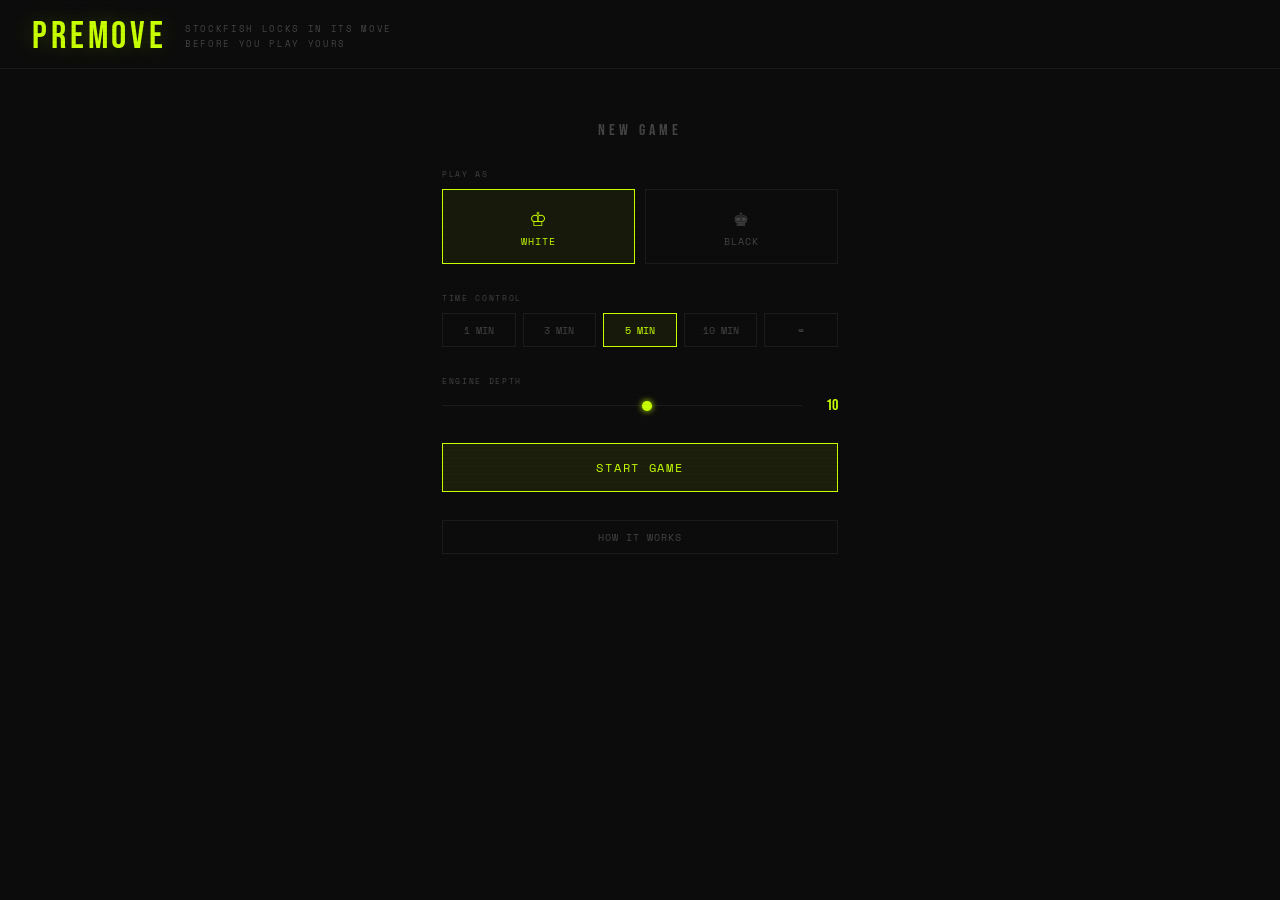
<file: index.html>
<!DOCTYPE html>
<html lang="en">
<head>
  <meta charset="UTF-8">
  <meta name="viewport" content="width=device-width, initial-scale=1.0">
  <title>PREMOVE</title>
  <script src="coi-serviceworker.js"></script>
  <link rel="stylesheet" href="css/style.css">
</head>
<body>

<header>
  <div class="logo">PREMOVE</div>
  <div class="tagline">Stockfish locks in its move<br>before you play yours</div>
</header>

<div class="setup-wrap">
  <div class="setup-title">New Game</div>

  <div class="setup-group">
    <div class="setup-label">Play as</div>
    <div class="color-picker">
      <button class="color-opt sel" data-color="white">
        <span class="glyph">♔</span>White
      </button>
      <button class="color-opt" data-color="black">
        <span class="glyph">♚</span>Black
      </button>
    </div>
  </div>

  <div class="setup-group">
    <div class="setup-label">Time control</div>
    <div class="time-picker">
      <button class="time-opt"     data-time="60">1 min</button>
      <button class="time-opt"     data-time="180">3 min</button>
      <button class="time-opt sel" data-time="300">5 min</button>
      <button class="time-opt"     data-time="600">10 min</button>
      <button class="time-opt"     data-time="0">∞</button>
    </div>
  </div>

  <div class="setup-group">
    <div class="setup-label">Engine depth</div>
    <div style="display:flex; align-items:center; gap:12px;">
      <input type="range" id="depth-slider" min="2" max="16" value="10"
        style="flex:1; -webkit-appearance:none; height:1px; background:var(--border); outline:none; cursor:pointer;">
      <span id="depth-val"
        style="font-family:'Bebas Neue',sans-serif; font-size:1rem; color:var(--accent); min-width:24px; text-align:right;">
        10
      </span>
    </div>
  </div>

  <button class="start-btn" id="start-btn">Start Game</button>
  <a class="btn" href="rules.html" style="text-align:center;">How It Works</a>
</div>

<style>
  /* Thumb styling for the depth slider */
  input[type=range]::-webkit-slider-thumb {
    -webkit-appearance: none; width:10px; height:10px;
    background: var(--accent); border-radius:50%; box-shadow:0 0 6px var(--accent);
  }
  input[type=range]::-moz-range-thumb {
    width:10px; height:10px; background:var(--accent); border-radius:50%; border:none;
  }
</style>

<script>
  // Color selector
  document.querySelectorAll('.color-opt').forEach(btn =>
    btn.addEventListener('click', () => {
      document.querySelectorAll('.color-opt').forEach(b => b.classList.remove('sel'));
      btn.classList.add('sel');
    })
  );

  // Time selector
  document.querySelectorAll('.time-opt').forEach(btn =>
    btn.addEventListener('click', () => {
      document.querySelectorAll('.time-opt').forEach(b => b.classList.remove('sel'));
      btn.classList.add('sel');
    })
  );

  // Depth slider label
  const slider = document.getElementById('depth-slider');
  const depthVal = document.getElementById('depth-val');
  slider.addEventListener('input', () => { depthVal.textContent = slider.value; });

  // Navigate to game page with query string
  document.getElementById('start-btn').addEventListener('click', () => {
    const color = document.querySelector('.color-opt.sel')?.dataset.color || 'white';
    const time  = document.querySelector('.time-opt.sel')?.dataset.time  || '300';
    const depth = slider.value;
    location.href = `game.html?color=${color}&time=${time}&depth=${depth}`;
  });
</script>

</body>
</html>
</file>
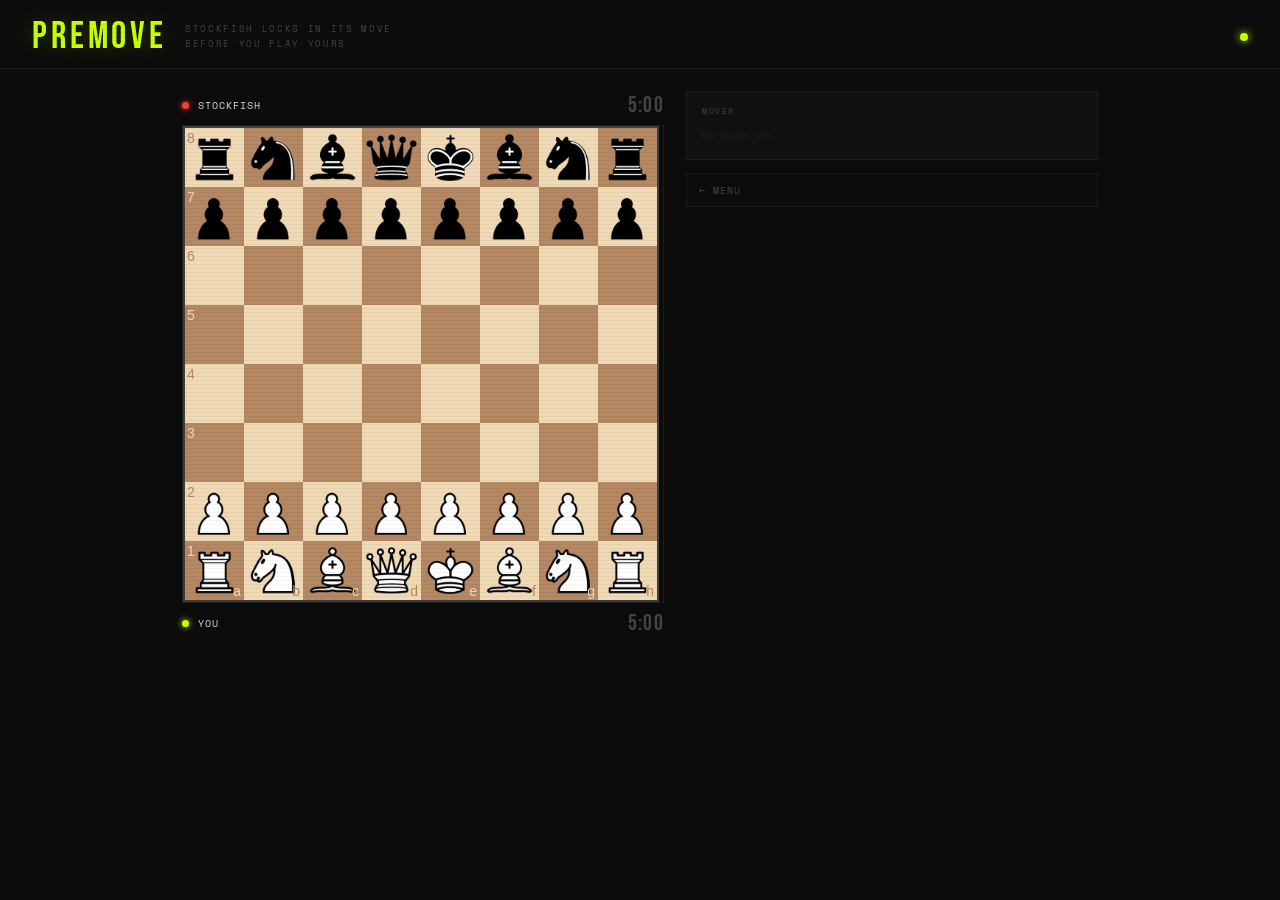
<file: game.html>
<!DOCTYPE html>
<html lang="en">
<head>
  <meta charset="UTF-8">
  <meta name="viewport" content="width=device-width, initial-scale=1.0">
  <title>PREMOVE — Game</title>
  <script src="coi-serviceworker.js"></script>
  <link rel="stylesheet" href="vendor/chessboard-1.0.0.min.css">
  <link rel="stylesheet" href="css/style.css">
  <script src="vendor/jquery.js"></script>
  <script src="vendor/chessboard-1.0.0.min.js"></script>
</head>
<body>

<header>
  <div class="logo">PREMOVE</div>
  <div class="tagline">Stockfish locks in its move<br>before you play yours</div>
  <div class="engine-pip" id="epip"></div>
</header>

<div class="layout">

  <!-- Board column -->
  <div class="board-col">

    <!-- Opponent (top) player bar -->
    <div class="player-bar">
      <div class="pdot" id="dot-top"></div>
      <div class="pname" id="name-top"></div>
      <div class="mat-row" id="mat-top"></div>
      <div class="lock-ind" id="lock-ind">locked</div>
      <div class="clock" id="clk-top">—</div>
    </div>

    <div id="board-wrap">
      <div id="board" style="width:480px;"></div>

      <!-- Game over overlay -->
      <div id="game-over">
        <div id="go-title"></div>
        <div id="go-sub"></div>
        <div class="go-btn-row">
          <button class="go-btn primary" id="go-btn-again">Play Again</button>
          <a      class="go-btn"         id="go-btn-menu"  href="index.html">← Menu</a>
        </div>
      </div>
    </div>

    <!-- Player (bottom) player bar -->
    <div class="player-bar">
      <div class="pdot" id="dot-bot"></div>
      <div class="pname" id="name-bot"></div>
      <div class="mat-row" id="mat-bot"></div>
      <div class="clock" id="clk-bot">—</div>
    </div>

  </div>

  <!-- Side panel -->
  <div class="side-col">
    <div class="card">
      <div class="card-lbl">Moves</div>
      <div id="move-list"></div>
    </div>
    <div class="btn-row">
      <a class="btn" href="index.html">← Menu</a>
    </div>
  </div>

</div>

<script type="module" src="js/game.js"></script>

</body>
</html>
</file>
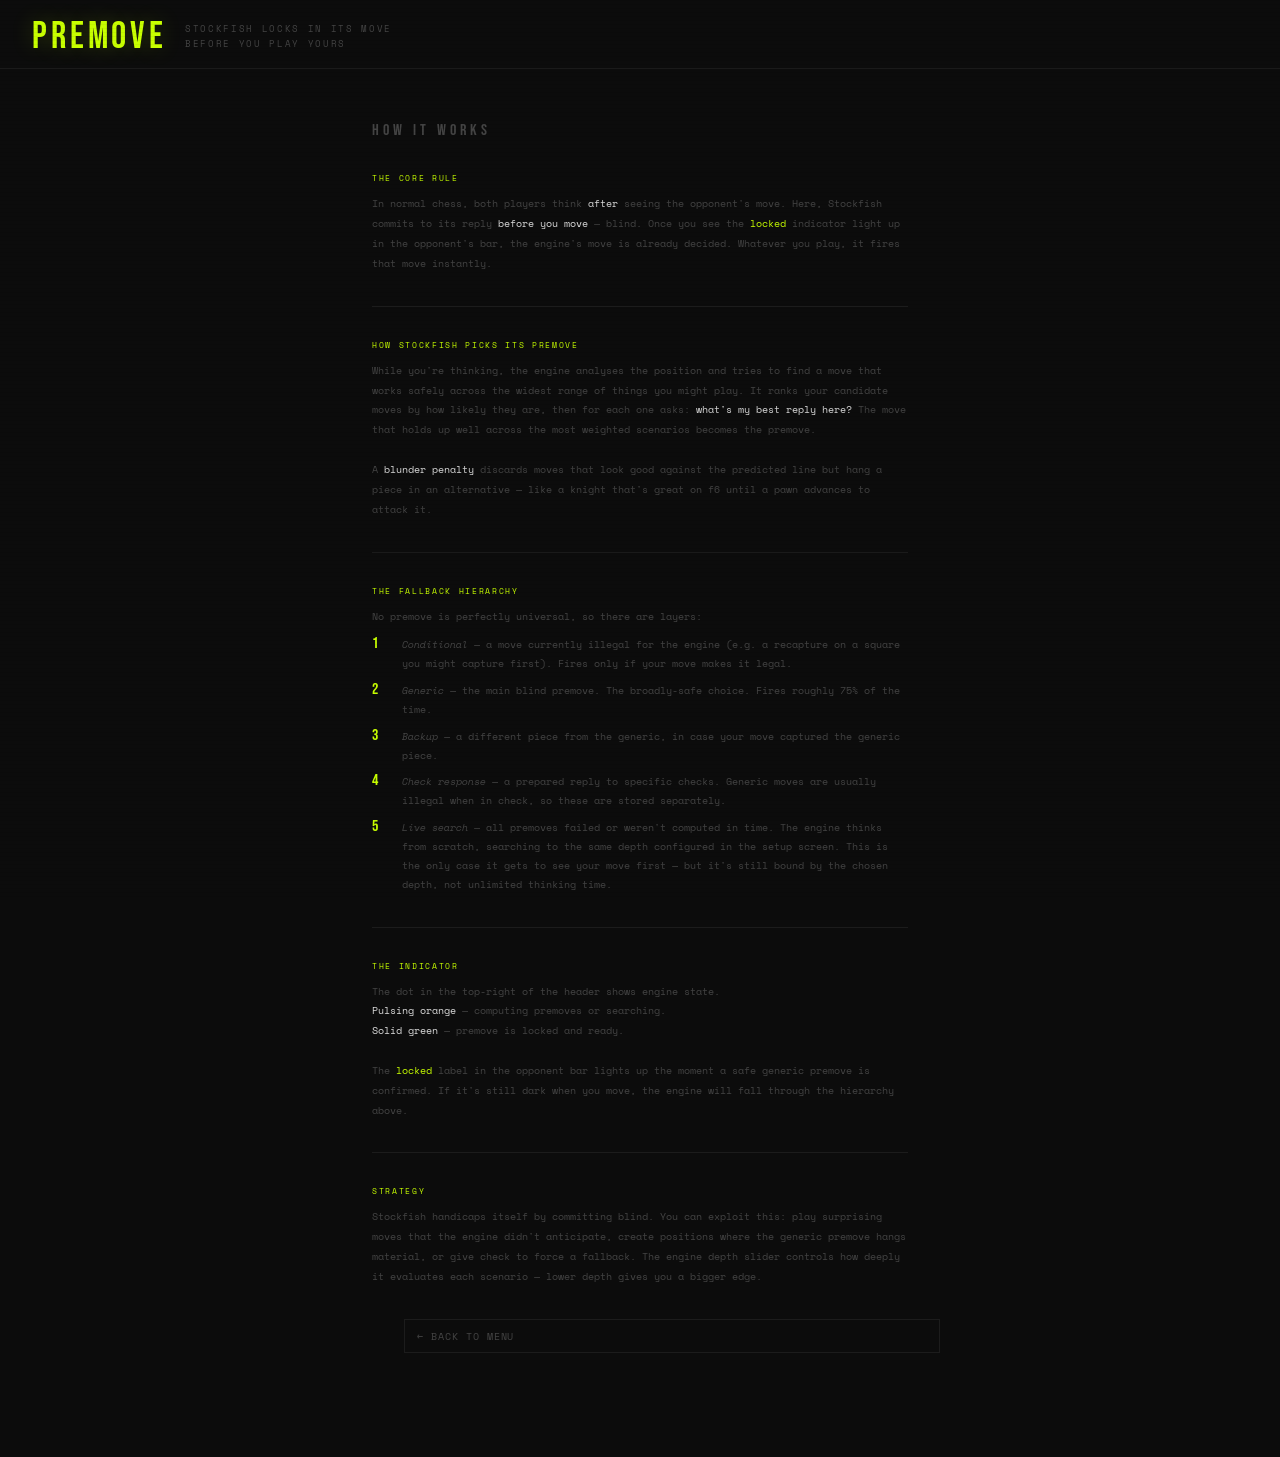
<file: rules.html>
<!DOCTYPE html>
<html lang="en">
<head>
  <meta charset="UTF-8">
  <meta name="viewport" content="width=device-width, initial-scale=1.0">
  <title>PREMOVE — How It Works</title>
  <script src="coi-serviceworker.js"></script>
  <link rel="stylesheet" href="css/style.css">
  <style>
    .rules-wrap {
      display: flex; flex-direction: column;
      gap: 32px; padding: 52px 32px;
      width: 100%; max-width: 600px; margin: 0 auto;
    }
    .rules-title {
      font-family: 'Bebas Neue', sans-serif; font-size: 1rem;
      letter-spacing: 0.25em; color: var(--muted);
    }
    .rules-section { display: flex; flex-direction: column; gap: 10px; }
    .rules-section-title {
      font-size: 0.52rem; letter-spacing: 0.2em;
      text-transform: uppercase; color: var(--accent);
    }
    .rules-body {
      font-size: 0.62rem; line-height: 2; color: var(--muted);
    }
    .rules-body em {
      color: var(--text); font-style: normal;
    }
    .rules-body .hi {
      color: var(--accent);
    }
    .step-list {
      list-style: none; display: flex; flex-direction: column; gap: 8px;
      font-size: 0.62rem; line-height: 1.9; color: var(--muted);
    }
    .step-list li {
      display: flex; gap: 12px; align-items: baseline;
    }
    .step-num {
      font-family: 'Bebas Neue', sans-serif; font-size: 1rem;
      color: var(--accent); flex-shrink: 0; line-height: 1; min-width: 18px;
    }
    .divider {
      height: 1px; background: var(--border); width: 100%;
    }
  </style>
</head>
<body>

<header>
  <div class="logo">PREMOVE</div>
  <div class="tagline">Stockfish locks in its move<br>before you play yours</div>
</header>

<div class="rules-wrap">
  <div class="rules-title">How It Works</div>

  <div class="rules-section">
    <div class="rules-section-title">The Core Rule</div>
    <div class="rules-body">
      In normal chess, both players think <em>after</em> seeing the opponent's move.
      Here, Stockfish commits to its reply <em>before you move</em> — blind.
      Once you see the <span class="hi">locked</span> indicator light up in the opponent's bar,
      the engine's move is already decided. Whatever you play, it fires that move instantly.
    </div>
  </div>

  <div class="divider"></div>

  <div class="rules-section">
    <div class="rules-section-title">How Stockfish Picks Its Premove</div>
    <div class="rules-body">
      While you're thinking, the engine analyses the position and tries to find a move
      that works safely across the widest range of things you might play.
      It ranks your candidate moves by how likely they are, then for each one asks:
      <em>what's my best reply here?</em> The move that holds up well across the most
      weighted scenarios becomes the premove.
      <br><br>
      A <em>blunder penalty</em> discards moves that look good against the predicted
      line but hang a piece in an alternative — like a knight that's great on f6 until
      a pawn advances to attack it.
    </div>
  </div>

  <div class="divider"></div>

  <div class="rules-section">
    <div class="rules-section-title">The Fallback Hierarchy</div>
    <div class="rules-body">No premove is perfectly universal, so there are layers:</div>
    <ol class="step-list">
      <li>
        <span class="step-num">1</span>
        <span><em>Conditional</em> — a move currently illegal for the engine (e.g. a recapture on a square you might capture first). Fires only if your move makes it legal.</span>
      </li>
      <li>
        <span class="step-num">2</span>
        <span><em>Generic</em> — the main blind premove. The broadly-safe choice. Fires roughly 75% of the time.</span>
      </li>
      <li>
        <span class="step-num">3</span>
        <span><em>Backup</em> — a different piece from the generic, in case your move captured the generic piece.</span>
      </li>
      <li>
        <span class="step-num">4</span>
        <span><em>Check response</em> — a prepared reply to specific checks. Generic moves are usually illegal when in check, so these are stored separately.</span>
      </li>
      <li>
        <span class="step-num">5</span>
        <span><em>Live search</em> — all premoves failed or weren't computed in time. The engine thinks from scratch, searching to the same depth configured in the setup screen. This is the only case it gets to see your move first — but it's still bound by the chosen depth, not unlimited thinking time.</span>
      </li>
    </ol>
  </div>

  <div class="divider"></div>

  <div class="rules-section">
    <div class="rules-section-title">The Indicator</div>
    <div class="rules-body">
      The dot in the top-right of the header shows engine state.<br>
      <em>Pulsing orange</em> — computing premoves or searching.<br>
      <em>Solid green</em> — premove is locked and ready.<br><br>
      The <span class="hi">locked</span> label in the opponent bar lights up the moment a
      safe generic premove is confirmed. If it's still dark when you move, the engine will
      fall through the hierarchy above.
    </div>
  </div>

  <div class="divider"></div>

  <div class="rules-section">
    <div class="rules-section-title">Strategy</div>
    <div class="rules-body">
      Stockfish handicaps itself by committing blind. You can exploit this:
      play surprising moves that the engine didn't anticipate, create positions where
      the generic premove hangs material, or give check to force a fallback.
      The engine depth slider controls how deeply it evaluates each scenario —
      lower depth gives you a bigger edge.
    </div>
  </div>

  <a class="btn" href="index.html" style="max-width:600px; margin: 0 32px 52px;">← Back to Menu</a>

</div>

</body>
</html>
</file>
<file: css/style.css>
@import url('https://fonts.googleapis.com/css2?family=Space+Mono:wght@400;700&family=Bebas+Neue&display=swap');

:root {
  --bg: #0c0c0c; --panel: #111; --border: #1c1c1c;
  --accent: #c8ff00; --accent2: #ff3c3c; --text: #ddd; --muted: #444;
}

* { box-sizing: border-box; margin: 0; padding: 0; }

body {
  background: var(--bg); color: var(--text);
  font-family: 'Space Mono', monospace;
  min-height: 100vh; display: flex; flex-direction: column;
  align-items: center; overflow-x: hidden;
}

body::after {
  content: ''; position: fixed; inset: 0;
  background: repeating-linear-gradient(0deg,transparent,transparent 3px,rgba(0,0,0,0.04) 3px,rgba(0,0,0,0.04) 4px);
  pointer-events: none; z-index: 1000;
}

/* ── Header ── */
header {
  width: 100%; padding: 18px 32px 12px;
  display: flex; align-items: center; gap: 18px;
  border-bottom: 1px solid var(--border);
}
.logo {
  font-family: 'Bebas Neue', sans-serif; font-size: 2.4rem;
  letter-spacing: 0.1em; color: var(--accent);
  text-shadow: 0 0 22px rgba(200,255,0,0.22); line-height: 1;
}
.tagline {
  font-size: 0.58rem; color: var(--muted);
  letter-spacing: 0.18em; text-transform: uppercase; line-height: 1.6;
}
.engine-pip {
  margin-left: auto; width: 8px; height: 8px; border-radius: 50%;
  background: var(--muted); flex-shrink: 0; transition: background 0.4s, box-shadow 0.4s;
}
.engine-pip.ready    { background: var(--accent); box-shadow: 0 0 8px var(--accent); }
.engine-pip.thinking { background: #ffaa00; box-shadow: 0 0 8px #ffaa00;
                       animation: pip-pulse 0.7s ease-in-out infinite alternate; }
@keyframes pip-pulse { from { opacity:.3 } to { opacity:1 } }

/* ── Shared button ── */
.btn {
  background: transparent; border: 1px solid var(--border); color: var(--muted);
  font-family: 'Space Mono', monospace; font-size: 0.6rem; letter-spacing: 0.1em;
  text-transform: uppercase; padding: 9px 12px; cursor: pointer; transition: all .15s;
  text-align: left; width: 100%; position: relative; display: block; text-decoration: none;
}
.btn::before {
  content:''; position:absolute; left:0; top:0; bottom:0;
  width:2px; background:transparent; transition:background .15s;
}
.btn:hover { border-color: var(--accent); color: var(--accent); }
.btn:hover::before { background: var(--accent); }
.btn-row { display: flex; flex-direction: column; gap: 6px; }

/* ── Setup page ── */
.setup-wrap {
  display: flex; flex-direction: column; align-items: center;
  gap: 28px; padding: 52px 32px; width: 100%; max-width: 460px; margin: 0 auto;
}
.setup-title {
  font-family: 'Bebas Neue', sans-serif; font-size: 1rem;
  letter-spacing: 0.25em; color: var(--muted);
}
.setup-group { display: flex; flex-direction: column; gap: 9px; width: 100%; }
.setup-label { font-size: 0.52rem; letter-spacing: 0.2em; text-transform: uppercase; color: var(--muted); }

.color-picker { display: flex; gap: 10px; }
.color-opt {
  flex: 1; padding: 14px 10px; border: 1px solid var(--border);
  background: transparent; color: var(--muted);
  font-family: 'Space Mono', monospace; font-size: 0.62rem; letter-spacing: 0.1em;
  text-transform: uppercase; cursor: pointer; transition: all .15s; text-align: center;
}
.color-opt .glyph { font-size: 1.6rem; display: block; margin-bottom: 4px; line-height: 1; }
.color-opt:hover, .color-opt.sel {
  border-color: var(--accent); color: var(--accent); background: rgba(200,255,0,0.06);
}

.time-picker { display: flex; gap: 7px; flex-wrap: wrap; }
.time-opt {
  flex: 1; min-width: 56px; padding: 9px 6px; border: 1px solid var(--border);
  background: transparent; color: var(--muted);
  font-family: 'Space Mono', monospace; font-size: 0.6rem;
  cursor: pointer; transition: all .15s; text-align: center; text-transform: uppercase;
}
.time-opt:hover, .time-opt.sel {
  border-color: var(--accent); color: var(--accent); background: rgba(200,255,0,0.06);
}

.start-btn {
  width: 100%; padding: 15px; background: rgba(200,255,0,0.08);
  border: 1px solid var(--accent); color: var(--accent);
  font-family: 'Space Mono', monospace; font-size: 0.72rem; letter-spacing: 0.15em;
  text-transform: uppercase; cursor: pointer; transition: background .15s;
  text-decoration: none; display: block; text-align: center;
}
.start-btn:hover { background: rgba(200,255,0,0.14); }

/* ── Game layout ── */
.layout {
  display: flex; gap: 22px; padding: 22px 32px;
  max-width: 980px; width: 100%; margin: 0 auto; align-items: flex-start;
}
.board-col { flex: 0 0 auto; display: flex; flex-direction: column; align-items: center; gap: 6px; }

/* ── Player bar ── */
.player-bar { display: flex; align-items: center; gap: 9px; width: 100%; min-height: 28px; }
.pdot { width: 7px; height: 7px; border-radius: 50%; flex-shrink: 0; }
.pdot-w { background: var(--accent); box-shadow: 0 0 6px var(--accent); }
.pdot-b { background: var(--accent2); box-shadow: 0 0 6px var(--accent2); }
.pname  { font-size: 0.6rem; letter-spacing: 0.1em; text-transform: uppercase; }

/* Material */
.mat-row    { display: flex; align-items: center; flex-wrap: wrap; }
.mat-piece  { font-size: 0.78rem; line-height: 1; opacity: 0.72; }
.mat-adv    { font-size: 0.5rem; color: var(--accent); letter-spacing: 0.04em; margin-left: 3px; }

/* Clock */
.clock {
  margin-left: auto; font-family: 'Bebas Neue', sans-serif;
  font-size: 1.35rem; letter-spacing: 0.06em; color: var(--muted);
  min-width: 64px; text-align: right; transition: color .3s;
}
.clock.active { color: var(--text); }
.clock.low    { color: var(--accent2); animation: tick-lo .5s ease-in-out infinite alternate; }
@keyframes tick-lo { from { opacity:.55 } to { opacity:1 } }

.lock-ind {
  font-size: 0.48rem; letter-spacing: 0.1em; text-transform: uppercase;
  color: var(--muted); opacity: 0; transition: opacity .5s;
}
.lock-ind.on { color: var(--accent); opacity: 1; }

#board-wrap { border: 1px solid var(--border); position: relative; }

/* Game over overlay */
#game-over {
  display: none; position: absolute; inset: 0; background: rgba(0,0,0,0.88);
  z-index: 50; flex-direction: column; align-items: center; justify-content: center; gap: 10px;
}
#game-over.on { display: flex; }
#go-title {
  font-family: 'Bebas Neue', sans-serif; font-size: 2.5rem; letter-spacing: 0.08em;
}
#go-sub { font-size: 0.6rem; color: var(--muted); letter-spacing: 0.15em; text-transform: uppercase; }
.go-btn-row { display: flex; gap: 10px; margin-top: 6px; }
.go-btn {
  padding: 9px 22px; background: transparent; border: 1px solid var(--muted); color: var(--muted);
  font-family: 'Space Mono', monospace; font-size: 0.6rem; letter-spacing: 0.12em;
  text-transform: uppercase; cursor: pointer; text-decoration: none; display: inline-block;
  transition: all .15s;
}
.go-btn:hover, .go-btn.primary { border-color: var(--accent); color: var(--accent); }

/* Side panel */
.side-col { flex: 1; min-width: 210px; display: flex; flex-direction: column; gap: 13px; }
.card { background: var(--panel); border: 1px solid var(--border); padding: 13px 15px; }
.card-lbl {
  font-size: 0.5rem; letter-spacing: 0.2em; text-transform: uppercase;
  color: var(--muted); margin-bottom: 8px;
}

#move-list {
  font-size: 0.64rem; line-height: 2; color: var(--muted);
  max-height: 230px; overflow-y: auto;
  scrollbar-width: thin; scrollbar-color: var(--border) transparent;
}
.mp  { display: flex; gap: 5px; animation: sl .18s ease-out; }
.mn  { color: #282828; min-width: 19px; }
.mw  { color: var(--text); min-width: 54px; }
.mb  { color: #777; }

/* Move dots */
.mdot::after {
  content:''; position:absolute; top:50%; left:50%;
  transform:translate(-50%,-50%); width:30%; height:30%;
  border-radius:50%; background:rgba(0,0,0,0.17); pointer-events:none; z-index:5;
}
.mcap::after {
  content:''; position:absolute; inset:0;
  border:5px solid rgba(0,0,0,0.17); pointer-events:none; z-index:5;
}

/* Last-move highlights */
.sqf { background: rgba(200,255,0,0.14) !important; }
.sqt { background: rgba(200,255,0,0.26) !important; }

@keyframes sl { from { opacity:0; transform:translateX(-4px) } to { opacity:1; transform:translateX(0) } }
</file>
<file: vendor/chessboard-1.0.0.min.css>
/*! chessboard.js v1.0.0 | (c) 2019 Chris Oakman | MIT License chessboardjs.com/license */
.clearfix-7da63{clear:both}.board-b72b1{border:2px solid #404040;box-sizing:content-box}.square-55d63{float:left;position:relative;-webkit-touch-callout:none;-webkit-user-select:none;-khtml-user-select:none;-moz-user-select:none;-ms-user-select:none;user-select:none}.white-1e1d7{background-color:#f0d9b5;color:#b58863}.black-3c85d{background-color:#b58863;color:#f0d9b5}.highlight1-32417,.highlight2-9c5d2{box-shadow:inset 0 0 3px 3px #ff0}.notation-322f9{cursor:default;font-family:"Helvetica Neue",Helvetica,Arial,sans-serif;font-size:14px;position:absolute}.alpha-d2270{bottom:1px;right:3px}.numeric-fc462{top:2px;left:2px}
</file>
